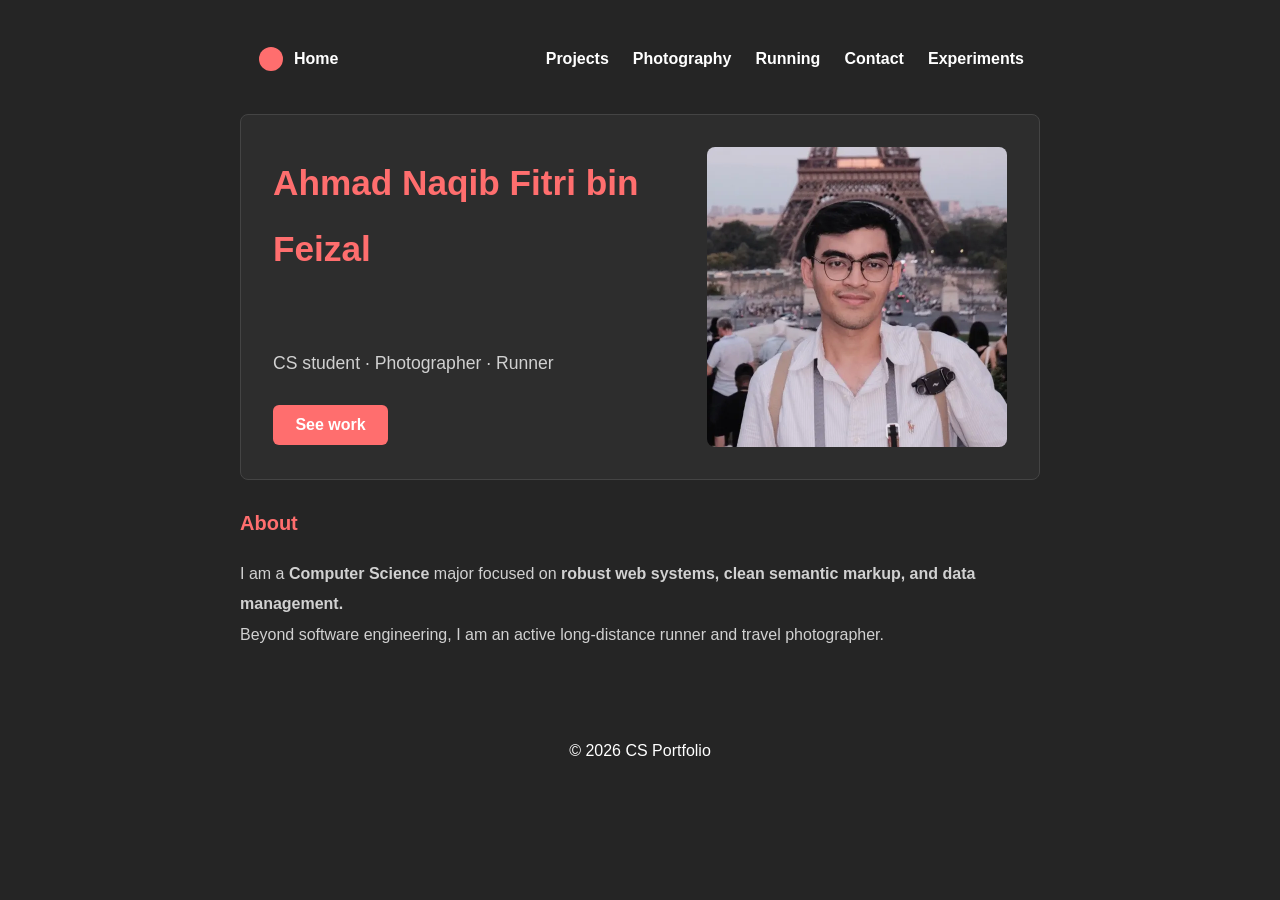
<file: index.html>
<!DOCTYPE html>
<html lang="en">
<head>
    <meta charset="UTF-8">
    <meta name="viewport" content="width=device-width, initial-scale=1.0">
    <title>Home</title>
    <link rel="stylesheet" href="portfolio.css">

    <!-- Custom Element #2 -->
    <script>
        class HelloWorld extends HTMLElement {
            connectedCallback() {
                console.log("Hello World!");
            }
        }
        customElements.define('hello-world', HelloWorld);
    </script>
</head>
<body>

    <hello-world></hello-world>

    <noscript>
        <p><strong>Notice:</strong> JavaScript is disabled. This portfolio is built using standard semantic HTML5.</p>
    </noscript>

    <header>
        <nav>
            <a href="index.html">
                <svg class="nav-logo" viewBox="0 0 100 100">
                    <circle cx="50" cy="50" r="40" />
                </svg>
                <strong>Home</strong>
            </a>
            <ul>
                <li><a href="projects.html">Projects</a></li>
                <li><a href="photography.html">Photography</a></li>
                <li><a href="running.html">Running</a></li>
                <li><a href="contact.html">Contact</a></li>
                <li><a href="experiments.html">Experiments</a></li>
            </ul>
        </nav>
    </header>

    <main>

        <section class = "profile-section">
            <header>
                <h1>Ahmad Naqib Fitri bin Feizal</h1>
                <p>CS student &middot; Photographer &middot; Runner</p>
                <button type="button">See work</button>
            </header>
            <picture>
                <img src="assets/dp.webp" alt="Profile Picture" class="profile-img" width="300" height="300">
            </picture>
        </section>

        <section>
            <h2>About</h2>
            <p>
                I am a <b>Computer Science</b> major focused on <b>robust web systems, clean semantic markup, and data management.</b> 
                <br>Beyond software engineering, I am an active long-distance runner and travel photographer.
            </p>
            
        </section>
    </main>

    <footer>
        <p>&copy; 2026 CS Portfolio</p>
    </footer>

</body>
</html>
</file>
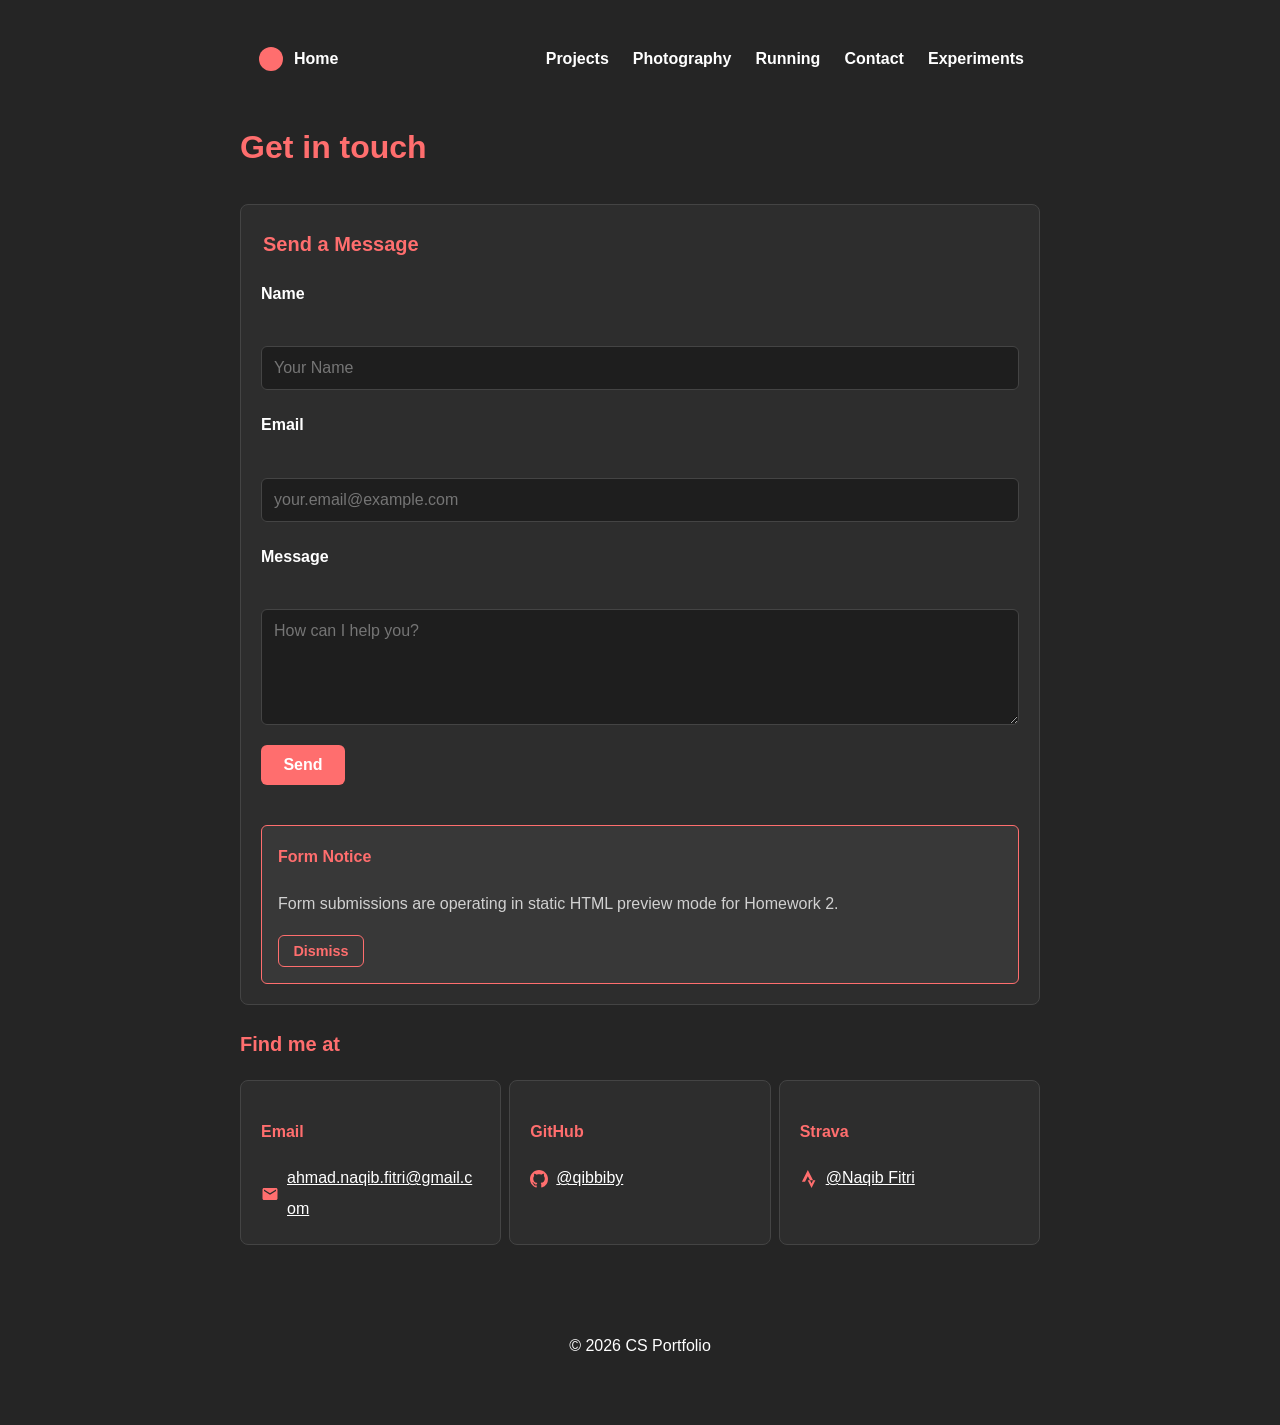
<file: contact.html>
<!DOCTYPE html>
<html lang="en">

<head>
    <meta charset="UTF-8">
    <meta name="viewport" content="width=device-width, initial-scale=1.0">
    <title>Contact</title>
    <link rel="stylesheet" href="portfolio.css">
</head>

<body>

    <header>
        <nav>
            <a href="index.html">
                <svg class="nav-logo" viewBox="0 0 100 100">
                    <circle cx="50" cy="50" r="40" />
                </svg>
                <strong>Home</strong>
            </a>
            <ul>
                <li><a href="projects.html">Projects</a></li>
                <li><a href="photography.html">Photography</a></li>
                <li><a href="running.html">Running</a></li>
                <li><a href="contact.html">Contact</a></li>
                <li><a href="experiments.html">Experiments</a></li>
            </ul>
        </nav>
    </header>

    <main>
        <section>
            <h1>Get in touch</h1>

            <article class="card contact-card">
                <form action="#" method="post">
                    <fieldset>
                        <legend>Send a Message</legend>
                        <p>
                            <label for="user-name">Name</label><br>
                            <input type="text" id="user-name" name="name" required placeholder="Your Name">
                        </p>
                        <p>
                            <label for="user-email">Email</label><br>
                            <input type="email" id="user-email" name="email" required placeholder="your.email@example.com">
                        </p>
                        <p>
                            <label for="user-message">Message</label><br>
                            <textarea id="user-message" name="message" rows="5" required placeholder="How can I help you?"></textarea>
                        </p>
                        <button type="submit">Send</button>
                    </fieldset>
                </form>

                <dialog open class="form-dialog">
                    <h3>Form Notice</h3>
                    <p>Form submissions are operating in static HTML preview mode for Homework 2.</p>
                    <button type="button" onclick="this.parentElement.removeAttribute('open')">Dismiss</button>
                </dialog>

            </article>

        </section>

        <section>
            <h2>Find me at</h2>

            <section class="contact-grid">
                <article class="card contact-item">
                    <h3>Email</h3>
                    <p>
                        <svg class="contact-icon" viewBox="0 0 24 24">
                            <path d="M20 4H4c-1.1 0-1.99.9-1.99 2L2 18c0 1.1.9 2 2 2h16c1.1 0 2-.9 2-2V6c0-1.1-.9-2-2-2zm0 4l-8 5-8-5V6l8 5 8-5v2z"/>
                        </svg>
                        <a href="mailto:ahmad.naqib.fitri@gmail.com">ahmad.naqib.fitri@gmail.com</a>
                    </p>
                </article>

                <article class="card contact-item">
                    <h3>GitHub</h3>
                    <p>
                        <svg class="contact-icon" viewBox="0 0 24 24">
                            <path d="M12 0C5.37 0 0 5.37 0 12c0 5.31 3.435 9.795 8.205 11.385.6.105.825-.255.825-.57 0-.285-.015-1.23-.015-2.235-3.015.555-3.795-.735-4.035-1.41-.135-.345-.72-1.41-1.23-1.695-.42-.225-1.02-.78-.015-.795.945-.015 1.62.87 1.845 1.23 1.08 1.815 2.805 1.305 3.495.99.105-.78.42-1.305.765-1.605-2.67-.3-5.46-1.335-5.46-5.925 0-1.305.465-2.385 1.23-3.225-.12-.3-.54-1.53.12-3.18 0 0 1.005-.315 3.3 1.23.96-.27 1.98-.405 3-.405s2.04.135 3 .405c2.295-1.56 3.3-1.23 3.3-1.23.66 1.65.24 2.88.12 3.18.765.84 1.23 1.905 1.23 3.225 0 4.605-2.805 5.625-5.475 5.925.435.375.81 1.095.81 2.22 0 1.605-.015 2.895-.015 3.3 0 .315.225.69.825.57A12.02 12.02 0 0024 12c0-6.63-5.37-12-12-12z"/>
                        </svg>
                        <a href="https://github.com/qibbiby" target="_blank" rel="noopener">@qibbiby</a>
                    </p>
                </article>

                <article class="card contact-item">
                    <h3>Strava</h3>
                    <p>
                        <svg class="contact-icon" viewBox="0 0 24 24">
                            <path d="M15.387 17.944l-2.089-4.116h-3.065L15.387 24l5.15-10.172h-3.066m-7.008-5.599l2.836 5.598h4.172L10.463 0l-7.92 15.617h4.173"/>
                        </svg>
                        <a href="https://strava.app.link/zKgGntjSd7b" target="_blank" rel="noopener">@Naqib Fitri</a>
                    </p>
                </article>
                
            </section>
        </section>
    </main>

    <footer>
        <p>&copy; 2026 CS Portfolio</p>
    </footer>

</body>

</html>
</file>
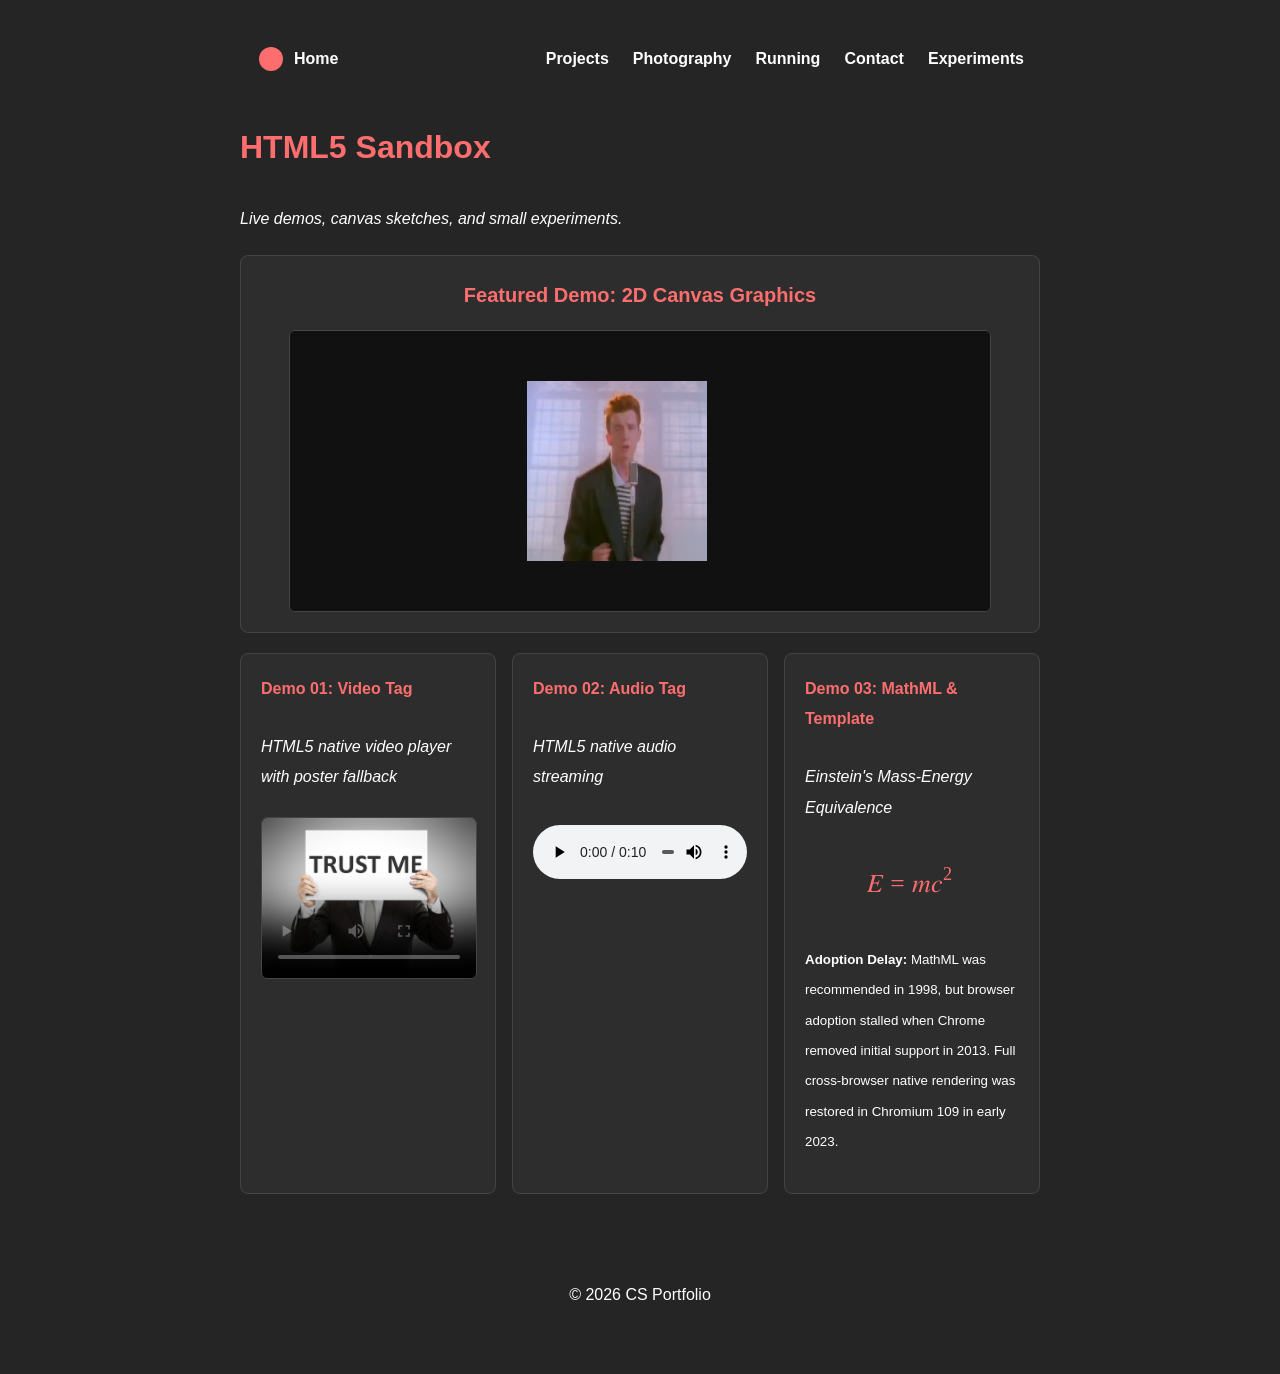
<file: experiments.html>
<!DOCTYPE html>
<html lang="en">

<head>
    <meta charset="UTF-8">
    <meta name="viewport" content="width=device-width, initial-scale=1.0">
    <title>Experiments</title>
    <link rel="stylesheet" href="portfolio.css">
</head>

<body>
    <header>
        <nav>
            <a href="index.html">
                <svg class="nav-logo" viewBox="0 0 100 100">
                    <circle cx="50" cy="50" r="40" />
                </svg>
                <strong>Home</strong>
            </a>
            <ul>
                <li><a href="projects.html">Projects</a></li>
                <li><a href="photography.html">Photography</a></li>
                <li><a href="running.html">Running</a></li>
                <li><a href="contact.html">Contact</a></li>
                <li><a href="experiments.html">Experiments</a></li>
            </ul>
        </nav>
    </header>

    <main>
        <section>
            <h1>HTML5 Sandbox</h1>
            <p><em>Live demos, canvas sketches, and small experiments.</em></p>

            <article class="card sandbox-featured">
                <h2>Featured Demo: 2D Canvas Graphics</h2>
                <canvas id="sandboxCanvas" width="700" height="280">
                    Your browser does not support the canvas element.
                </canvas>
                <script>
                    const canvas = document.getElementById('sandboxCanvas');
                    const ctx = canvas.getContext('2d');
                    const img = new Image();
                    img.src = 'assets/rick.webp';
                    let x = 0;
                    function animate() {
                        ctx.fillStyle = '#111111';
                        ctx.fillRect(0, 0, 700, 280);
                        ctx.drawImage(img, x % 700, 50, 180, 180);
                        x += 3;
                        requestAnimationFrame(animate);
                    }
                    img.onload = animate;
                </script>
            </article>

            <section class="experiments-grid">

                <article class="card experiment-item">
                    <h3>Demo 01: Video Tag</h3>
                    <p><em>HTML5 native video player with poster fallback</em></p>
                    <video poster="assets/trust.jpg" controls>
                        <source src="assets/rick.mp4" type="video/mp4">
                        Your browser does not support video playback.
                    </video>
                </article>

                <article class="card experiment-item">
                    <h3>Demo 02: Audio Tag</h3>
                    <p><em>HTML5 native audio streaming</em></p>
                    <audio controls>
                        <source src="assets/rick.mp3" type="audio/mpeg">
                        Your browser does not support the audio element.
                    </audio>
                </article>

                <article class="card experiment-item">
                    <h3>Demo 03: MathML &amp; Template</h3>
                    <p><em>Einstein's Mass-Energy Equivalence</em></p>

                    <template id="demo-template">
                        <p>Hidden template content reserved for DOM clone operations.</p>
                    </template>

                    <p class="math-display">
                        <math xmlns="http://www.w3.org/1998/Math/MathML">
                            <mi>E</mi>
                            <mo>=</mo>
                            <mi>m</mi>
                            <msup>
                                <mi>c</mi>
                                <mn>2</mn>
                            </msup>
                        </math>
                    </p>

                    <p><small>
                        <strong>Adoption Delay:</strong> MathML was recommended in 1998, but browser adoption stalled when Chrome removed initial support in 2013. Full cross-browser native rendering was restored in Chromium 109 in early 2023.
                    </small></p>
                </article>
            </section>
        </section>
    </main>

    <footer>
        <p>&copy; 2026 CS Portfolio</p>
    </footer>

</body>
</html>
</file>
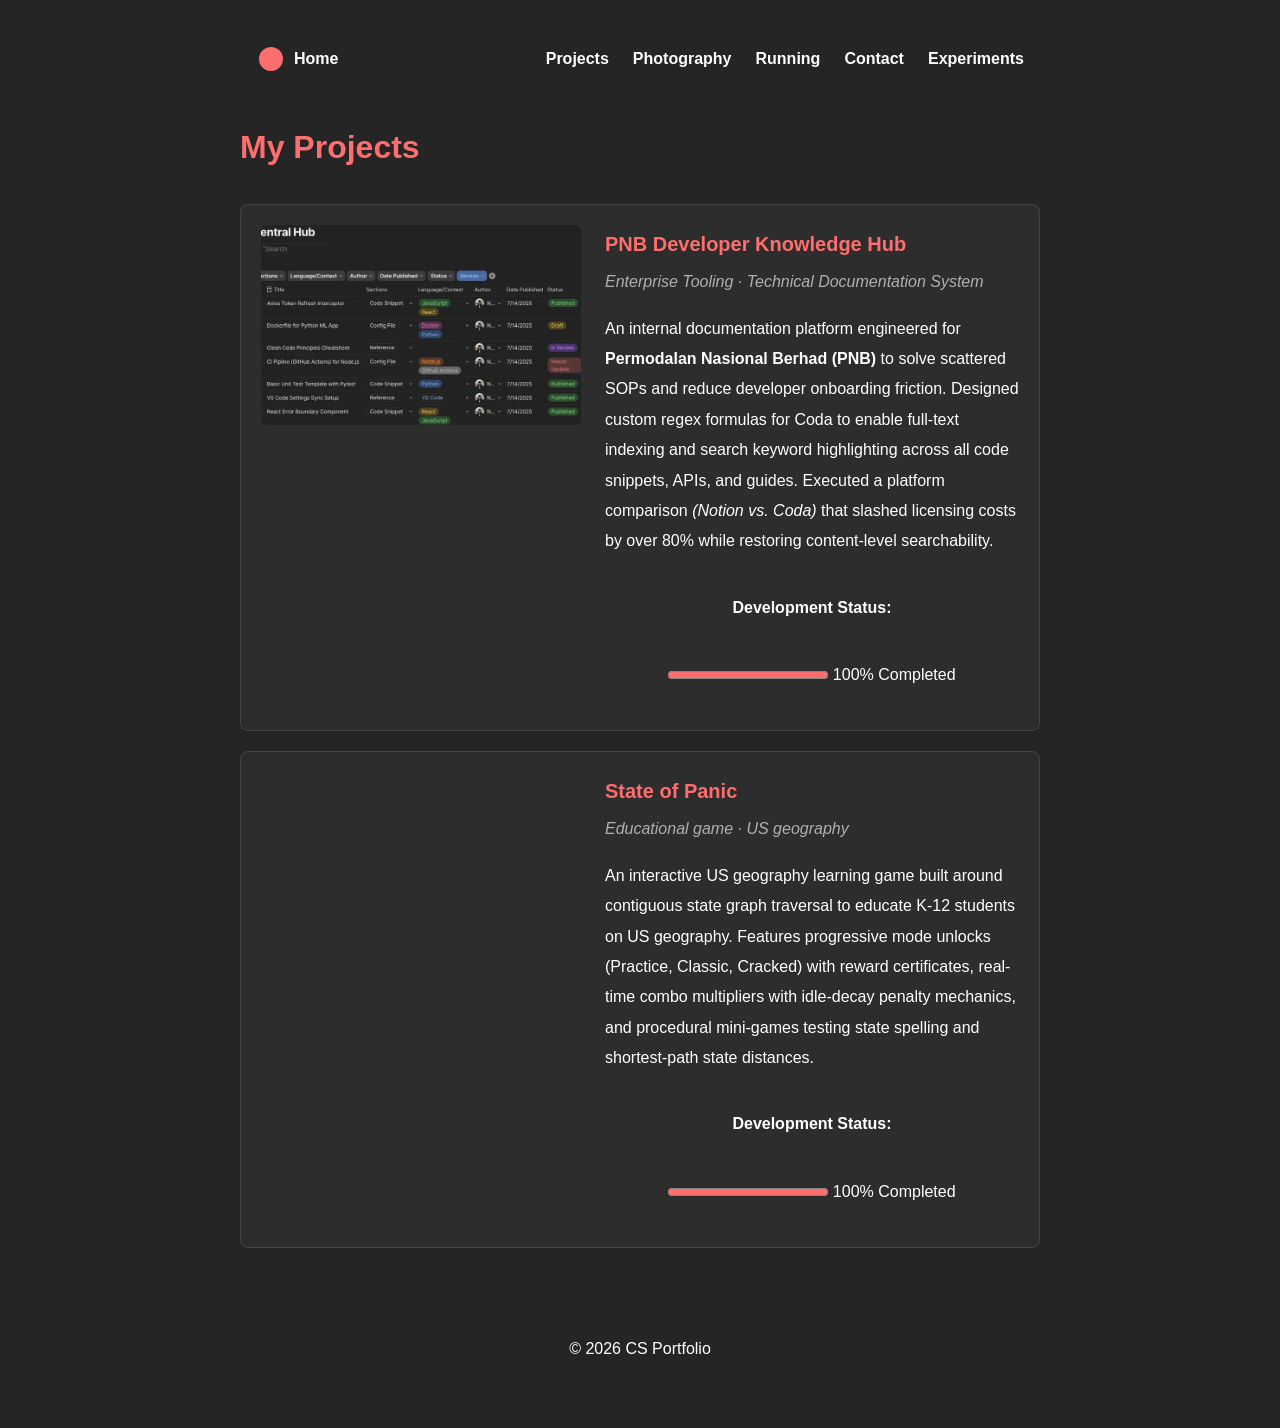
<file: projects.html>
<!DOCTYPE html>
<html lang="en">

<head>
    <meta charset="UTF-8">
    <meta name="viewport" content="width=device-width, initial-scale=1.0">
    <title>Projects</title>
    <link rel="stylesheet" href="portfolio.css">
</head>

<body>
    <header>
        <nav>
            <a href="index.html">
                <svg class="nav-logo" viewBox="0 0 100 100">
                    <circle cx="50" cy="50" r="40" />
                </svg>
                <strong>Home</strong>
            </a>
            <ul>
                <li><a href="projects.html">Projects</a></li>
                <li><a href="photography.html">Photography</a></li>
                <li><a href="running.html">Running</a></li>
                <li><a href="contact.html">Contact</a></li>
                <li><a href="experiments.html">Experiments</a></li>
            </ul>
        </nav>
    </header>

    <main>
        <section>
            <h1>My Projects</h1> 

            <article class="card project-card">
                <picture>
                    <img src="assets/pnb-hub.webp" alt="PNB Developer Knowledge Hub preview", 
                    class="project-media", width="500" height="300">
                </picture>
                <section class="project-content">
                    <h2>PNB Developer Knowledge Hub</h2>
                    <p class="project-subtitle"><em>Enterprise Tooling &middot; Technical Documentation System</em></p>
                    <p>
                        An internal documentation platform engineered for <b>Permodalan Nasional Berhad (PNB)</b> to solve scattered SOPs and reduce developer onboarding friction. Designed custom regex formulas for Coda to enable full-text indexing and search keyword highlighting across all code snippets, APIs, and guides. Executed a platform comparison <i>(Notion vs. Coda)</i> that slashed licensing costs by over 80% while restoring content-level searchability.
                    </p>
                    <footer class="project-status">
                        <label for="p1-progress">Development Status:</label><br>
                        <progress id="p1-progress" value="100" max="100">100%</progress>
                        <span>100% Completed</span>
                    </footer>
                </section>
            </article>

            <article class="card project-card">
                <iframe class="project-media" 
                    width="500" 
                    height="300" 
                    src="https://www.youtube.com/embed/GCCjZyGqj8E" 
                    title="State of Panic Gameplay Demo" 
                    allowfullscreen>
                </iframe>
                
                <section class="project-content">
                    <h2>State of Panic</h2>
                    <p class="project-subtitle"><em>Educational game &middot; US geography</em></p>
                    <p>
                        An interactive US geography learning game built around contiguous state graph traversal to 
                        educate K-12 students on US geography. Features progressive mode unlocks 
                        (Practice, Classic, Cracked) with reward certificates, real-time combo multipliers with 
                        idle-decay penalty mechanics, and procedural mini-games testing state spelling and shortest-path state distances.
                    </p>
                    <footer class="project-status">
                        <label for="p2-progress">Development Status:</label><br>
                        <progress id="p2-progress" value="100" max="100">100%</progress>
                        <span>100% Completed</span>
                    </footer>
                </section>
            </article>
        

        </section>
    </main>

    <footer>
        <p>&copy; 2026 CS Portfolio</p>
    </footer>

</body>
</html>
</file>
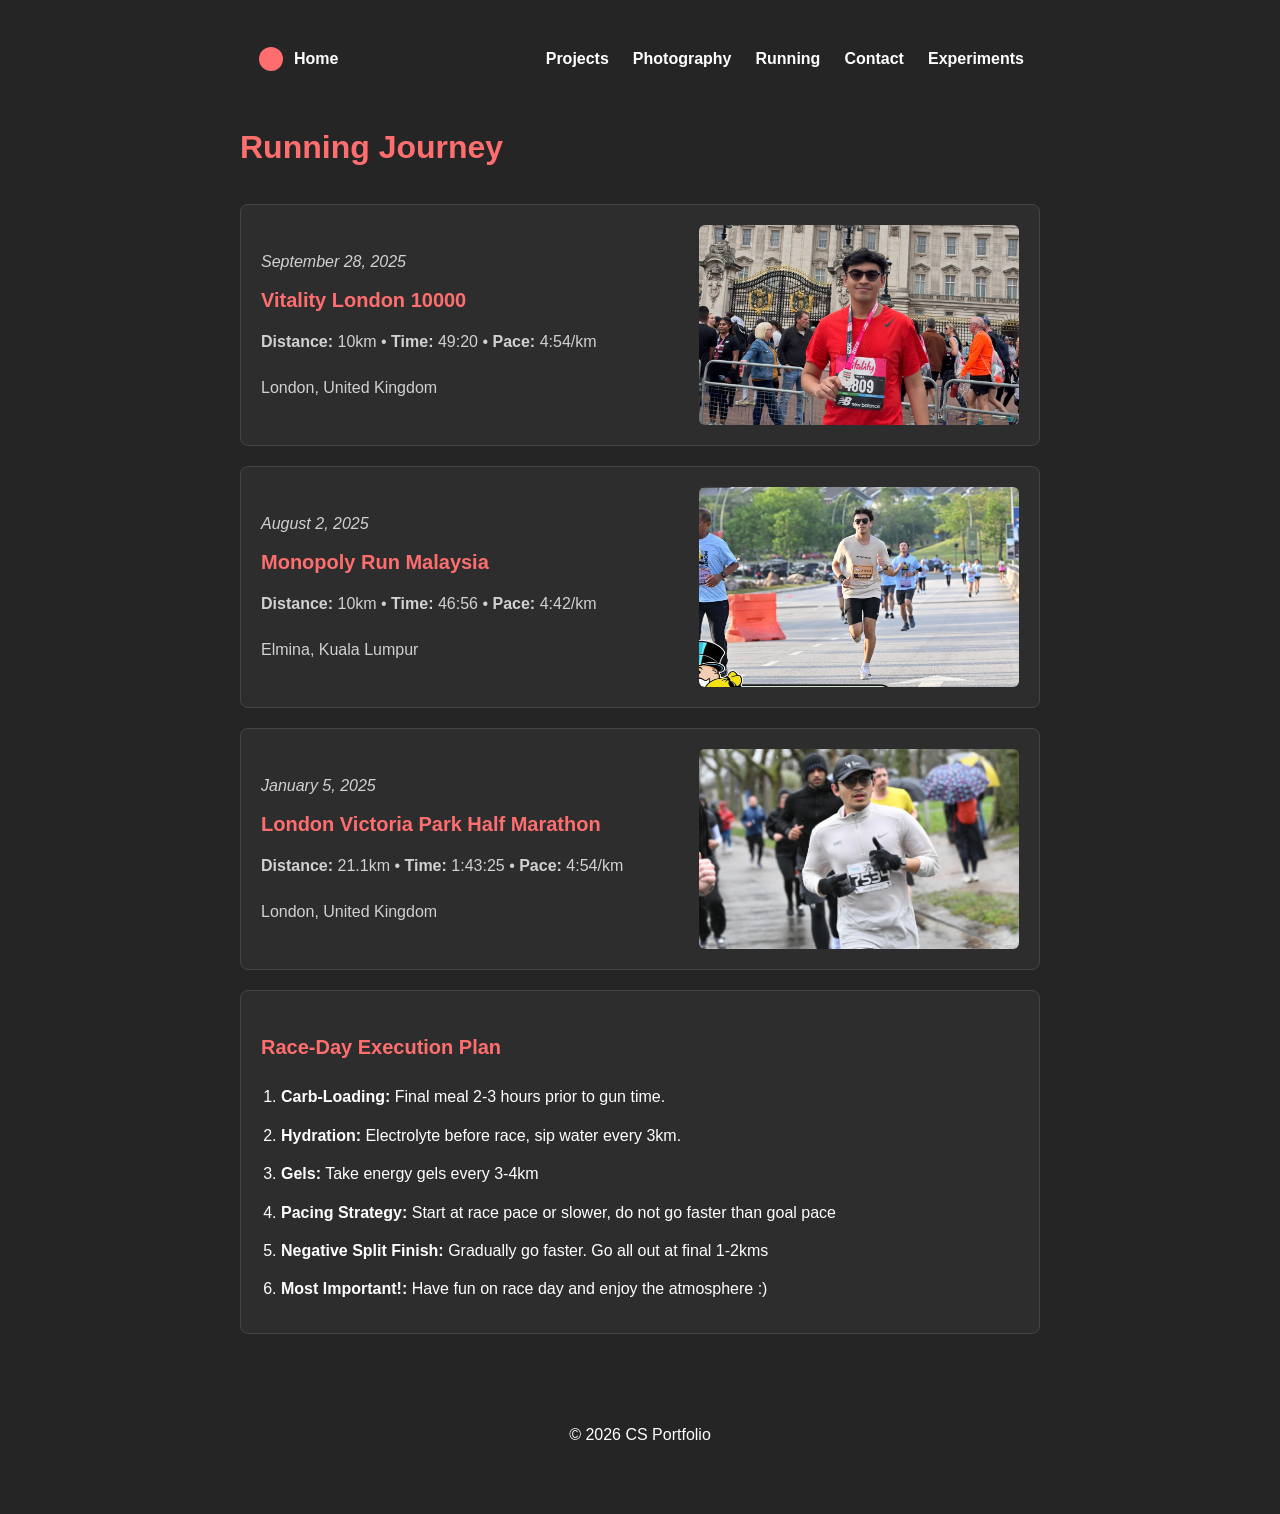
<file: running.html>
<!DOCTYPE html>
<html lang="en">

<head>
    <meta charset="UTF-8">
    <meta name="viewport" content="width=device-width, initial-scale=1.0">
    <title>Running</title>
    <link rel="stylesheet" href="portfolio.css">
</head>

<body>
    <header>
        <nav>
            <a href="index.html">
                <svg class="nav-logo" viewBox="0 0 100 100">
                    <circle cx="50" cy="50" r="40" />
                </svg>
                <strong>Home</strong>
            </a>
            <ul>
                <li><a href="projects.html">Projects</a></li>
                <li><a href="photography.html">Photography</a></li>
                <li><a href="running.html">Running</a></li>
                <li><a href="contact.html">Contact</a></li>
                <li><a href="experiments.html">Experiments</a></li>
            </ul>
        </nav>
    </header>

    <main>
        <section>
            <h1>Running Journey</h1>

            <article class="card running-card">
                <section class="running-content">
                    <p class="race-date"><time datetime="2025-09-28">September 28, 2025</time></p>
                    <h2>Vitality London 10000</h2>
                    <p><strong>Distance:</strong> <span>10km</span> &bull; <strong>Time:</strong> <span>49:20</span> &bull; <strong>Pace:</strong> <span>4:54/km</span></p>
                    <p class="race-location">London, United Kingdom</p>
                </section>
                <picture>
                    <img src="assets/vitality.jpg" alt="Vitality London Finish line" class="running-media" width="355" height="200">
                </picture>
            </article>

            <article class="card running-card">
                <section class="running-content">
                    <p class="race-date"><time datetime="2025-08-02">August 2, 2025</time></p>
                    <h2>Monopoly Run Malaysia</h2>
                    <p><strong>Distance:</strong> <span>10km</span> &bull; <strong>Time:</strong> <span>46:56</span> &bull; <strong>Pace:</strong> <span>4:42/km</span></p>
                    <p class="race-location">Elmina, Kuala Lumpur</p>
                </section>
                <picture>
                    <img src="assets/monopoly-run.jpg" alt="Monopoly run Malaysia finish line" class="running-media" width="355" height="200">
                </picture>
            </article>

            <article class="card running-card">
                <section class="running-content">
                    <p class="race-date"><time datetime="2025-01-05">January 5, 2025</time></p>
                    <h2>London Victoria Park Half Marathon</h2>
                    <p><strong>Distance:</strong> <span>21.1km</span> &bull; <strong>Time:</strong> <span>1:43:25</span> &bull; <strong>Pace:</strong> <span>4:54/km</span></p>
                    <p class="race-location">London, United Kingdom</p>
                </section>
                <picture>
                    <img src="assets/victoria.jpg" alt="London Victoria Park Run" class="running-media" width="355" height="200">
                </picture>
            </article>

            <article class="card plan-card">
                <h2> Race-Day Execution Plan</h2>
                <ol>
                    <li><strong>Carb-Loading:</strong> Final meal 2-3 hours prior to gun time. </li>
                    <li><strong>Hydration:</strong> Electrolyte before race, sip water every 3km.</li>
                    <li><strong>Gels:</strong> Take energy gels every 3-4km</li>
                    <li><strong>Pacing Strategy:</strong> Start at race pace or slower, do not go faster than goal pace</li>
                    <li><strong>Negative Split Finish:</strong> Gradually go faster. Go all out at final 1-2kms</li>
                    <li><strong>Most Important!:</strong> Have fun on race day and enjoy the atmosphere :&rpar;</li>
                </ol>
            </article>

        </section>
    </main>

    <footer>
        <p>&copy; 2026 CS Portfolio</p>
    </footer>

</body>
</html>
</file>
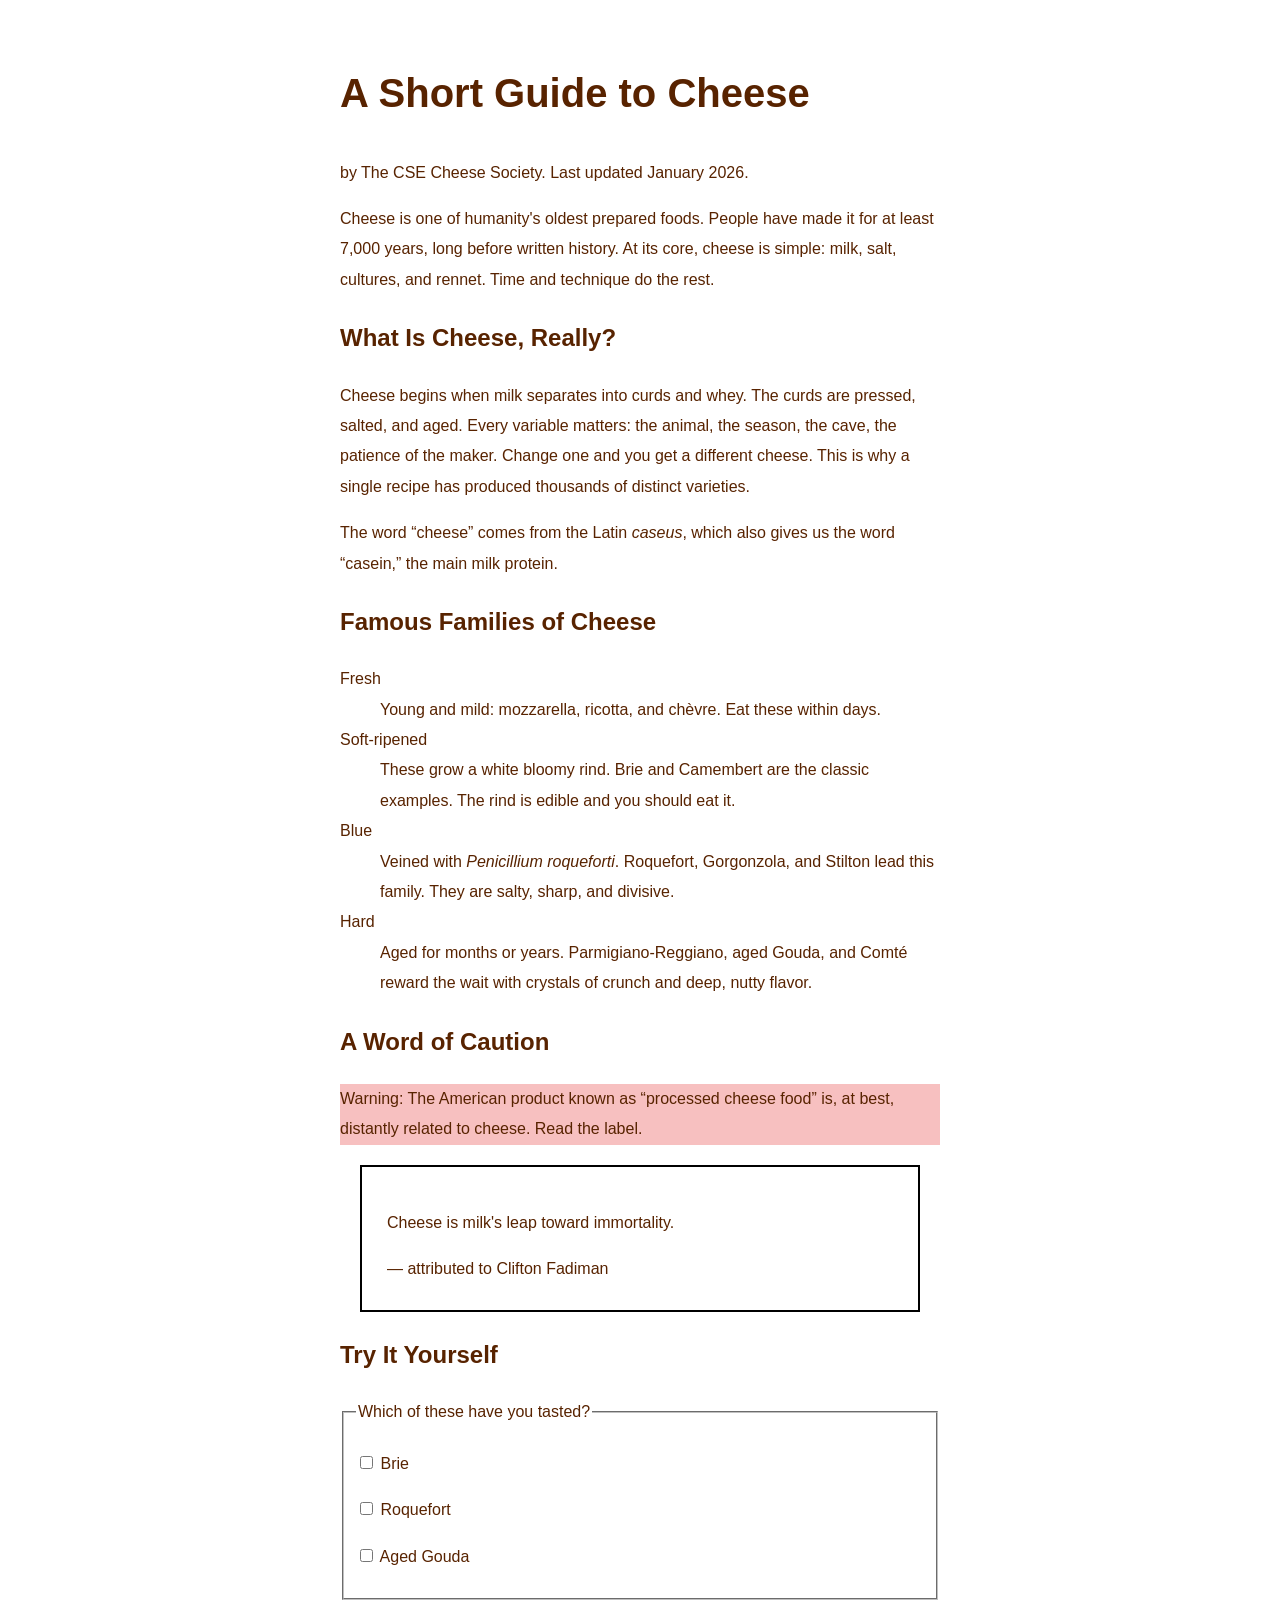
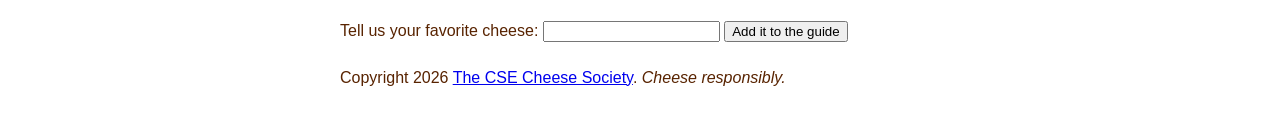
<file: part1/cheese.html>
<!DOCTYPE html>
<html lang="en">
<head>
  <meta charset="UTF-8">
  <meta name="viewport" content="width=device-width, initial-scale=1">
  <link rel="stylesheet" href="cheese.css">
  <title>A Short Guide to Cheese</title>
</head>
<body>
  <header>
    <h1>A Short Guide to Cheese</h1>
    <p>by The CSE Cheese Society. Last updated <time datetime="2026-01">January 2026</time>.</p>
  </header>

  <main>
    <article>
      <p>Cheese is one of humanity's oldest prepared foods. People have made
      it for at least 7,000 years, long before written history. At its core,
      cheese is simple: milk, salt, cultures, and rennet. Time and technique
      do the rest.</p>

      <section>
        <h2>What Is Cheese, Really?</h2>
        <p>Cheese begins when milk separates into curds and whey. The curds
        are pressed, salted, and aged. Every variable matters: the animal,
        the season, the cave, the patience of the maker. Change one and you
        get a different cheese. This is why a single recipe has produced
        thousands of distinct varieties.</p>
        <p>The word <q>cheese</q> comes from the Latin
        <span class="latin" lang="la">caseus</span>, which also gives us the word
        <q>casein,</q> the main milk protein.</p>
      </section>

      <section>
        <h2>Famous Families of Cheese</h2>

        <dl>
          <dt>Fresh</dt>
          <dd>Young and mild: mozzarella, ricotta, and
          <span lang="fr">chèvre</span>. Eat these within days.</dd>

          <dt>Soft-ripened</dt>
          <dd>These grow a white bloomy rind. Brie and Camembert are the
          classic examples. The rind is edible and you should eat it.</dd>

          <dt>Blue</dt>
          <dd>Veined with <span class="latin" lang="la">Penicillium
          roqueforti</span>. Roquefort, Gorgonzola, and Stilton lead this
          family. They are salty, sharp, and divisive.</dd>

          <dt>Hard</dt>
          <dd>Aged for months or years. Parmigiano-Reggiano, aged Gouda,
          and <span lang="fr">Comté</span> reward the wait with crystals
          of crunch and deep, nutty flavor.</dd>
        </dl>
      </section>

      <section>
        <h2>A Word of Caution</h2>
        <p id="warning">Warning: The American product known as
        <q>processed cheese food</q> is, at best, distantly related to
        cheese. Read the label.</p>

        <blockquote>
          <p>Cheese is milk's leap toward immortality.</p>
          <footer>— attributed to Clifton Fadiman</footer>
        </blockquote>
      </section>

      <section>
        <h2>Try It Yourself</h2>
        <form>
          <fieldset>
            <legend>Which of these have you tasted?</legend>
            <p><input type="checkbox" id="c-brie" name="tasted" value="brie">
               <label for="c-brie">Brie</label></p>
            <p><input type="checkbox" id="c-roquefort" name="tasted" value="roquefort">
               <label for="c-roquefort">Roquefort</label></p>
            <p><input type="checkbox" id="c-gouda" name="tasted" value="gouda">
               <label for="c-gouda">Aged Gouda</label></p>
          </fieldset>
          <p>
            <label for="fav">Tell us your favorite cheese:</label>
            <input type="text" id="fav" name="favorite">
            <button type="submit">Add it to the guide</button>
          </p>
        </form>
      </section>
    </article>
  </main>
  <footer>
    <p>Copyright 2026 <a href="https://example.com/cheese-society">The CSE
    Cheese Society</a>. <em>Cheese responsibly.</em></p>
  </footer>
</body>
</html>
</file>
<file: portfolio.css>
/* by Ahmad bin Feizal
    repository : https://github.com/qibbiby/cse134b-hw3
*/
/* 
    CUSTOM PROPERTIES (VARIABLES)
*/
:root {
    --primary-color: #ff6e6e;
    --primary-hover: #e05353;
    --bg-dark: rgb(37, 37, 37);
    --card-bg: #2d2d2d;
    --text-light: #ffffff;
    --text-muted: #d1d1d1;
    --border-color: #444444;
    --font-stack: sans-serif;
}
body {
    font-family: var(--font-stack);
    line-height: 1.9;
    color: var(--text-light);
    background-color: var(--bg-dark);
    max-width: 800px;
    margin-left: auto;
    margin-right: auto;
    padding: 1.25rem;
    
}

h1 { 
    font-size: 2rem;
    color: var(--primary-color);
}

h2 { 
    font-size: 1.25rem;
    color: var(--primary-color);
}

/*
    Combinator 1: Targets <p> which is placed directly affter an <h2> heading.
    Reduce top margin to group section subtitles
*/
h2 + p {
    margin-top: 0.25rem;
    color: var(--text-muted);
}

h3 { 
    font-size: 1rem;
    color: var(--primary-color);
}

img {
    max-width: 100%;
    height: auto;
    display: block;
}

/* Base button style */
button {
    background-color: var(--primary-color);
    color: #ffffff;
    border: none;
    padding: 0.7em 1.4em;
    font-size: 1rem;
    font-weight: bold;
    border-radius: 6px;
    cursor: pointer;
    transition: background-color 0.2s ease, transform 0.1s ease;
}

button:hover {
    background-color: var(--primary-hover);
    transform: translateY(-1px);
}

/* Keyboard accessibility focus rings */
a:focus-visible,
button:focus-visible,
input:focus-visible,
textarea:focus-visible {
    outline: 2px solid var(--primary-color);
    outline-offset: 4px;
}

/* 
    GLOBAL LINK STYLES
*/
a {
    color: var(--text-light);
    text-decoration: underline;
    transition: color 0.2s ease;
}

a:visited {
    color: var(--text-muted);
}

a:hover {
    color: var(--primary-hover);
}

/*
NAVIGATION
*/
nav {
    display: flex;
    align-items: center;
    justify-content: space-between;
    padding: 1rem;
}

/* 
    Combinator 2 : Targets the only <a> which are direct child elements inside
    <nav> without affecting other <a>. This aligns the logo and home text side-by-side
    without affecting other navigation links
*/
nav > a {
    display: flex;
    align-items: center;
    gap: 0.5rem;
    color: var(--text-light);
    text-decoration: none;
    font-weight: bold;
}

nav ul {
    display: flex;
    list-style: none;
    margin: 0;
    padding: 0;
    gap: 1.5rem;
}

nav ul li a {
    color: var(--text-light);
    text-decoration: none;
    font-weight: bold;
}

nav a:hover {
    color: var(--primary-color);
}

.nav-logo {
    width: 30px;
    height: 30px;
}

.nav-logo circle {
    fill: var(--primary-color);
    transition: fill 0.2s ease;
}

/*
    FOOTER
*/
footer {
    text-align: center;
    margin-top: 50px;
    padding: 20px 0;
}

.card {
    border: 1px solid var(--border-color);
    padding: 1.25rem;
    margin: 1.25rem 0;
    background-color: var(--card-bg);
    border-radius: 8px;
}

/*
    PROFILE PICTURE
*/
.profile-section {
    display: flex;
    justify-content: space-between;
    align-items: center;
    gap: 2rem;
    padding: 2rem;
    margin: 1.5rem 0;
    border: 1px solid var(--border-color);
    background-color: var(--card-bg);
    border-radius: 8px;
}

.profile-section > header {
    flex: 1;
}

.profile-section h1 {
    margin-top: 0;
    margin-bottom: 0.5rem;
    font-size: 2.2rem;
    color: var(--primary-color);
}

.profile-section p {
    margin-top: 4rem;
    margin-bottom: 1.5rem;
    color: var(--text-muted);
    font-size: 1.1rem;
}

.profile-img {
    width: 300px;
    height: 300px;
    object-fit: cover;
    border-radius: 8px;
    flex-shrink: 0;
}

/* 
    PROJECT CARDS
*/
.project-card {
    display: flex;
    gap: 1.5rem;
    align-items: flex-start;
}

.project-media {
    width: 320px;
    max-width: 100%;
    height: 200px;
    object-fit: cover;
    border-radius: 6px;
    border: 0;
    flex-shrink: 0;
}

.project-content {
    flex: 1;
    min-width: 0;
}

.project-content h2 {
    margin-top: 0;
    margin-bottom: 0.25rem;
    color: var(--primary-color);
}

.project-subtitle {
    margin-top: 0;
    margin-bottom: 1rem;
    color: #b0b0b0;
}

.project-status {
    margin-top: 1rem;
}

progress {
    accent-color: var(--primary-color);
}

/* 
    RUNNING CARDS
*/
.running-card {
    display: flex;
    justify-content: space-between;
    align-items: center;
    gap: 1.5rem;
}

.running-content {
    flex: 1;
    min-width: 0;
}

.running-content h2 {
    margin-top: 0.25rem;
    margin-bottom: 0.5rem;
    color: var(--primary-color);
}

.race-date {
    margin: 0;
    font-style: italic;
    color: var(--text-muted);
}

.race-location {
    color: var(--text-muted);
    margin-bottom: 0;
}

.running-media {
    width: 320px;
    max-width: 100%;
    height: 200px;
    object-fit: cover;
    border-radius: 6px;
    flex-shrink: 0;
}

.plan-card ol {
    padding-left: 1.25rem;
    margin-bottom: 0;
}

.plan-card li {
    margin-bottom: 0.5rem;
}

/* 
    CONTACT PAGE & FORM STYLES
*/
.contact-card {
    display: flex;
    flex-direction: column;
    gap: 1.5rem;
}

fieldset {
    border: none;
    padding: 0;
    margin: 0;
}

legend {
    font-size: 1.25rem;
    font-weight: bold;
    color: var(--primary-color);
    margin-bottom: 1rem;
}

form p {
    margin: 0 0 1.25rem 0;
}

label {
    display: block;
    font-weight: bold;
    margin-bottom: 0.4rem;
    color: var(--text-light);
}

/* 
    Attribute Selector 1 : Targets text and email input field to enforce
    theme, custom padding, and consistent border styling
*/
input[type="text"],
input[type="email"],
textarea {
    width: 100%;
    display: block;            
    box-sizing: border-box;  
    padding: 0.75rem;
    font-size: 1rem;
    font-family: var(--font-stack); 
    background-color: #1e1e1e;
    color: var(--text-light);
    border: 1px solid var(--border-color);
    border-radius: 6px;
    transition: border-color 0.2s ease, outline 0.2s ease;
}

input[type="text"]:focus,
input[type="email"]:focus,
textarea:focus {
    border-color: var(--primary-color);
    outline: 2px solid var(--primary-color);
    outline-offset: 1px;
}

.form-dialog {
    position: static;
    display: block;            
    box-sizing: border-box;  
    width: 100%;
    margin-top: 1rem;
    padding: 1rem;
    background-color: #383838;
    color: var(--text-light);
    border: 1px solid var(--primary-color);
    border-radius: 6px;
}

.form-dialog h3 {
    margin-top: 0;
    margin-bottom: 0.5rem;
}

.form-dialog p {
    margin-bottom: 1rem;
    color: var(--text-muted);
}

.form-dialog button {
    background-color: transparent;
    border: 1px solid var(--primary-color);
    color: var(--primary-color);
    padding: 0.5em 1em;
    font-size: 0.9rem;
}

.form-dialog button:hover {
    background-color: var(--primary-color);
    color: #ffffff;
    transform: none;
}

.contact-grid {
    display: flex;
    gap: 0.5rem;
}

.contact-item {
    flex: 1;
    margin: 0;
}

.contact-item p {
    display: flex;
    align-items: center;
    gap: 0.5rem;
    margin-bottom: 0;
    word-break: break-word;
}

.contact-icon {
    width: 18px;
    height: 18px;
    fill: var(--primary-color);
    flex-shrink: 0;
}

/* 
    PHOTOGRAPHY TRIP CARDS & GALLERY
*/
.photo-trip header {
    display: flex;
    justify-content: space-between;
    align-items: baseline;
    margin-bottom: 1rem;
}

.photo-trip h2 {
    margin: 0;
}

.trip-date {
    margin: 0;
    font-style: italic;
    color: var(--text-muted);
}

.photo-gallery {
    display: flex;
    flex-direction: row;     
    gap: 1rem;
    width: 100%;
}

.photo-gallery figure {
    flex: 1;
    margin: 0;
    min-width: 0;
}

.photo-gallery img {
    width: 100%;
    height: 160px;
    object-fit: cover;
    border-radius: 6px;
    border: 1px solid var(--border-color);
}

.photo-gallery figcaption {
    margin-top: 0.4rem;
    font-size: 0.85rem;
    color: var(--text-muted);
    text-align: center;
}

/* 
    EXPERIMENTS PAGE & HTML5 SANDBOX
*/
.sandbox-featured {
    display: flex;
    flex-direction: column;
    align-items: center;
    text-align: center;
}

.sandbox-featured h2 {
    margin-top: 0;
    margin-bottom: 1rem;
}

canvas {
    max-width: 100%;
    height: auto;
    border: 1px solid var(--border-color);
    border-radius: 6px;
    background-color: #111111;
}

.experiments-grid {
    display: flex;
    gap: 1rem;
}

.experiment-item {
    flex: 1;
    margin: 0;
    display: flex;
    flex-direction: column;
    gap: 0.5rem;
}

.experiment-item h3 {
    margin-top: 0;
    margin-bottom: 0.25rem;
}

.experiment-item video {
    width: 100%;
    height: auto;
    border-radius: 6px;
    border: 1px solid var(--border-color);
    background-color: #000000;
}

.experiment-item audio {
    width: 100%;
    margin-top: 0.5rem;
}

.math-display {
    font-size: 1.6rem;
    text-align: center;
    padding: 0.75rem 0;
    margin: 0;
    color: var(--primary-color);
}

/* Mobile Responsive Adjustment */
@media (max-width: 650px) {

    nav {
        flex-direction: column;
        gap: 1rem;
        padding: 0.5rem 0;
    }

    nav ul {
        flex-wrap: wrap;
        justify-content: center;
        gap: 0.75rem 1.25rem; 
    }

    .profile-section {
        flex-direction: column-reverse;
        text-align: center;
    }

    .profile-img {
        width: 200px;
        height: 200px;
    }

    .project-card {
        flex-direction: column;
        align-items: stretch;
    }

    .project-media {
        width: 100%;
        height: auto;
        aspect-ratio: 16 / 9;
    }

    .running-card {
        flex-direction: column-reverse;
        align-items: stretch;
    }

    .running-media {
        width: 100%;
        height: auto;
        aspect-ratio: 16 / 9;
    }

    .contact-grid {
        flex-direction: column;
    }

    .photo-trip header {
        flex-direction: column;
        gap: 0.25rem;
    }

    .photo-gallery {
        flex-direction: column;
    }

    .photo-gallery img {
        height: 200px;
    }

    .experiments-grid {
        flex-direction: column;
    }
}
</file>
<file: part1/cheese.css>
/* by Ahmad bin Feizal
    repository : https://github.com/qibbiby/cse134b-hw3
*/

body {
    font-family: sans-serif;
    line-height: 1.9;
    color: #582300;
    max-width: 600px;
    margin-left: auto;
    margin-right: auto;
    padding: 20px;
    
}

h1 {
    font-size: 2.5rem;
}

h2 {
    font-size: 1.5rem;
}

.latin {
    font-style: italic;
}

#warning {
    background-color: #f7c0c0;
}

blockquote {
    border: 2px solid #000000;
    margin: 20px;
    padding: 25px;
}

a:hover {
    color:#009297;
    text-decoration: underline 2px;
   
}

a:focus, input:focus, button:focus {
    outline: 3px solid #00d6dd;
    outline-offset: 1px;
}

h1 {
    font-style: oblique;
    /* first font-style modifier, when this line is read, h1 font-style is
        initially set to oblique
        */

}

h1 {
    font-style: normal;
    /* since the html reads the css top-down. This line is read after the first 
        set to oblique. This rule will overwrite the initial font-style to normal
        */

}
</file>
